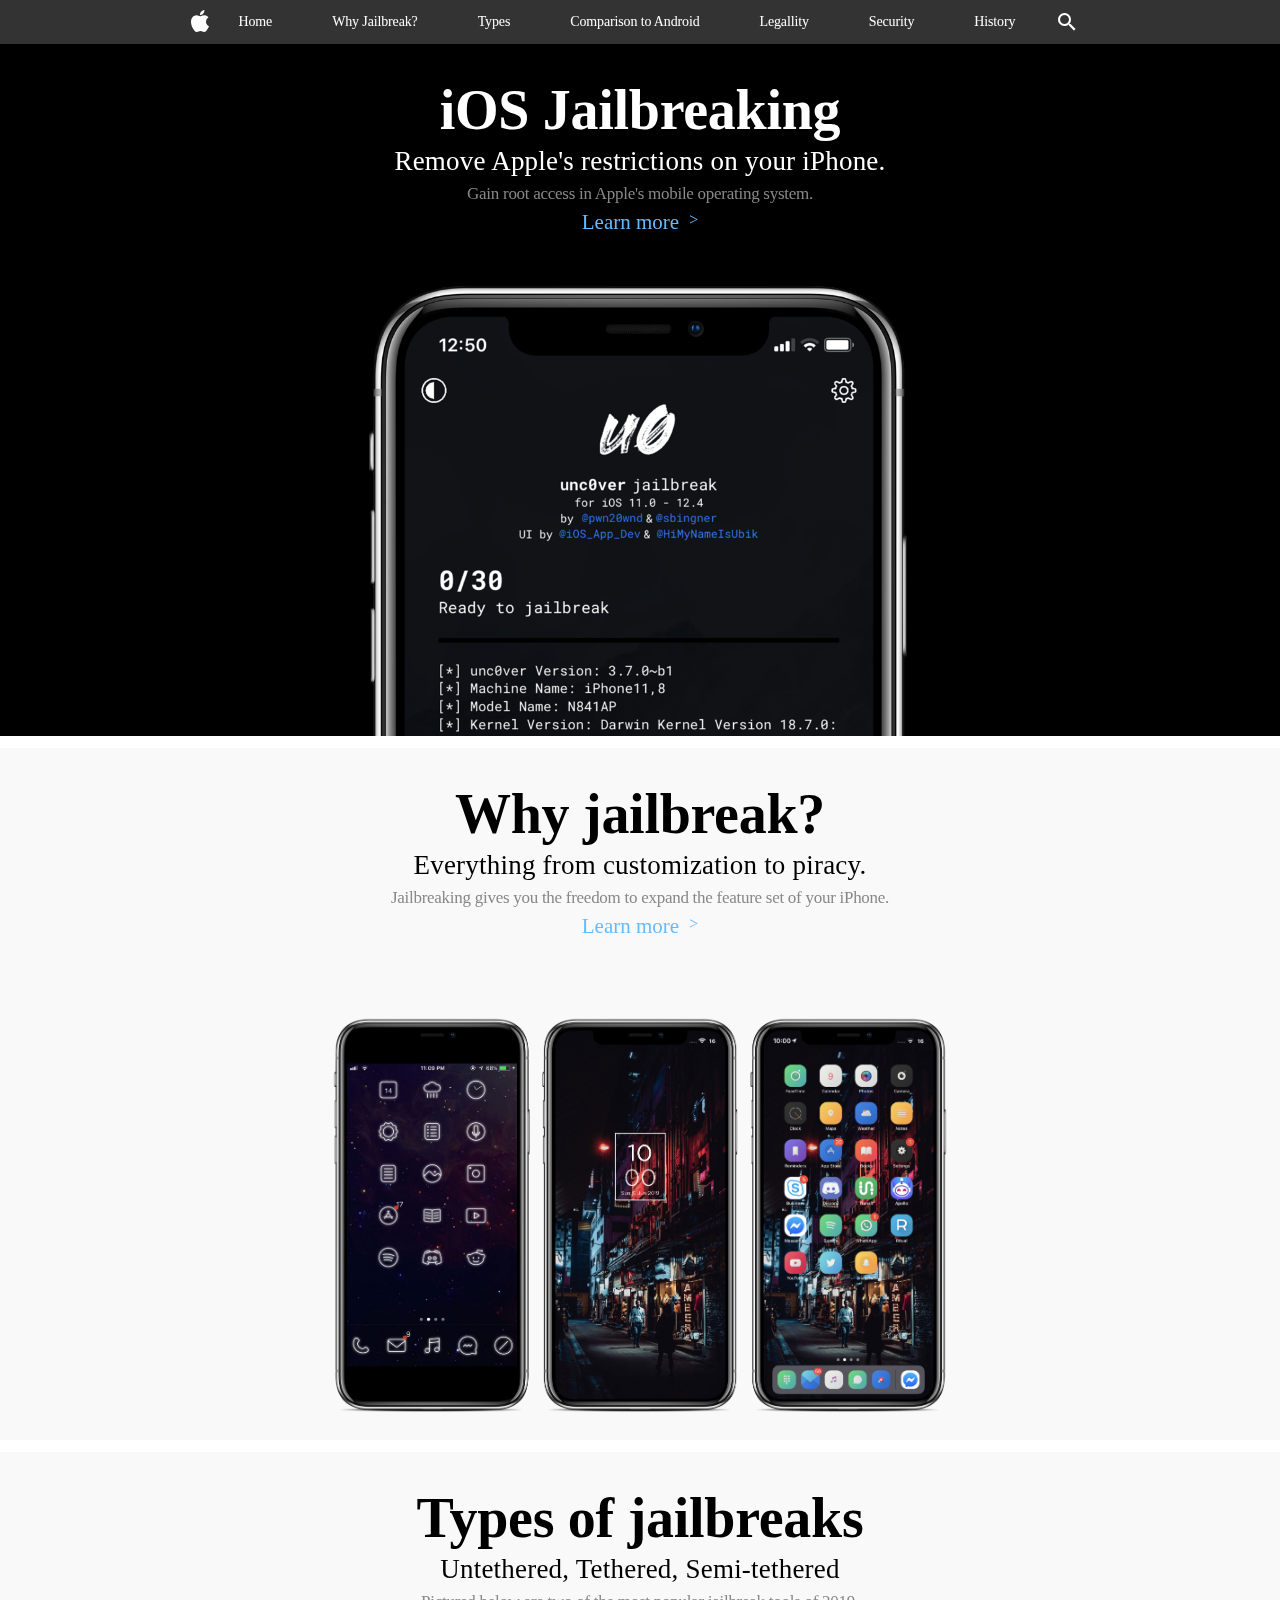
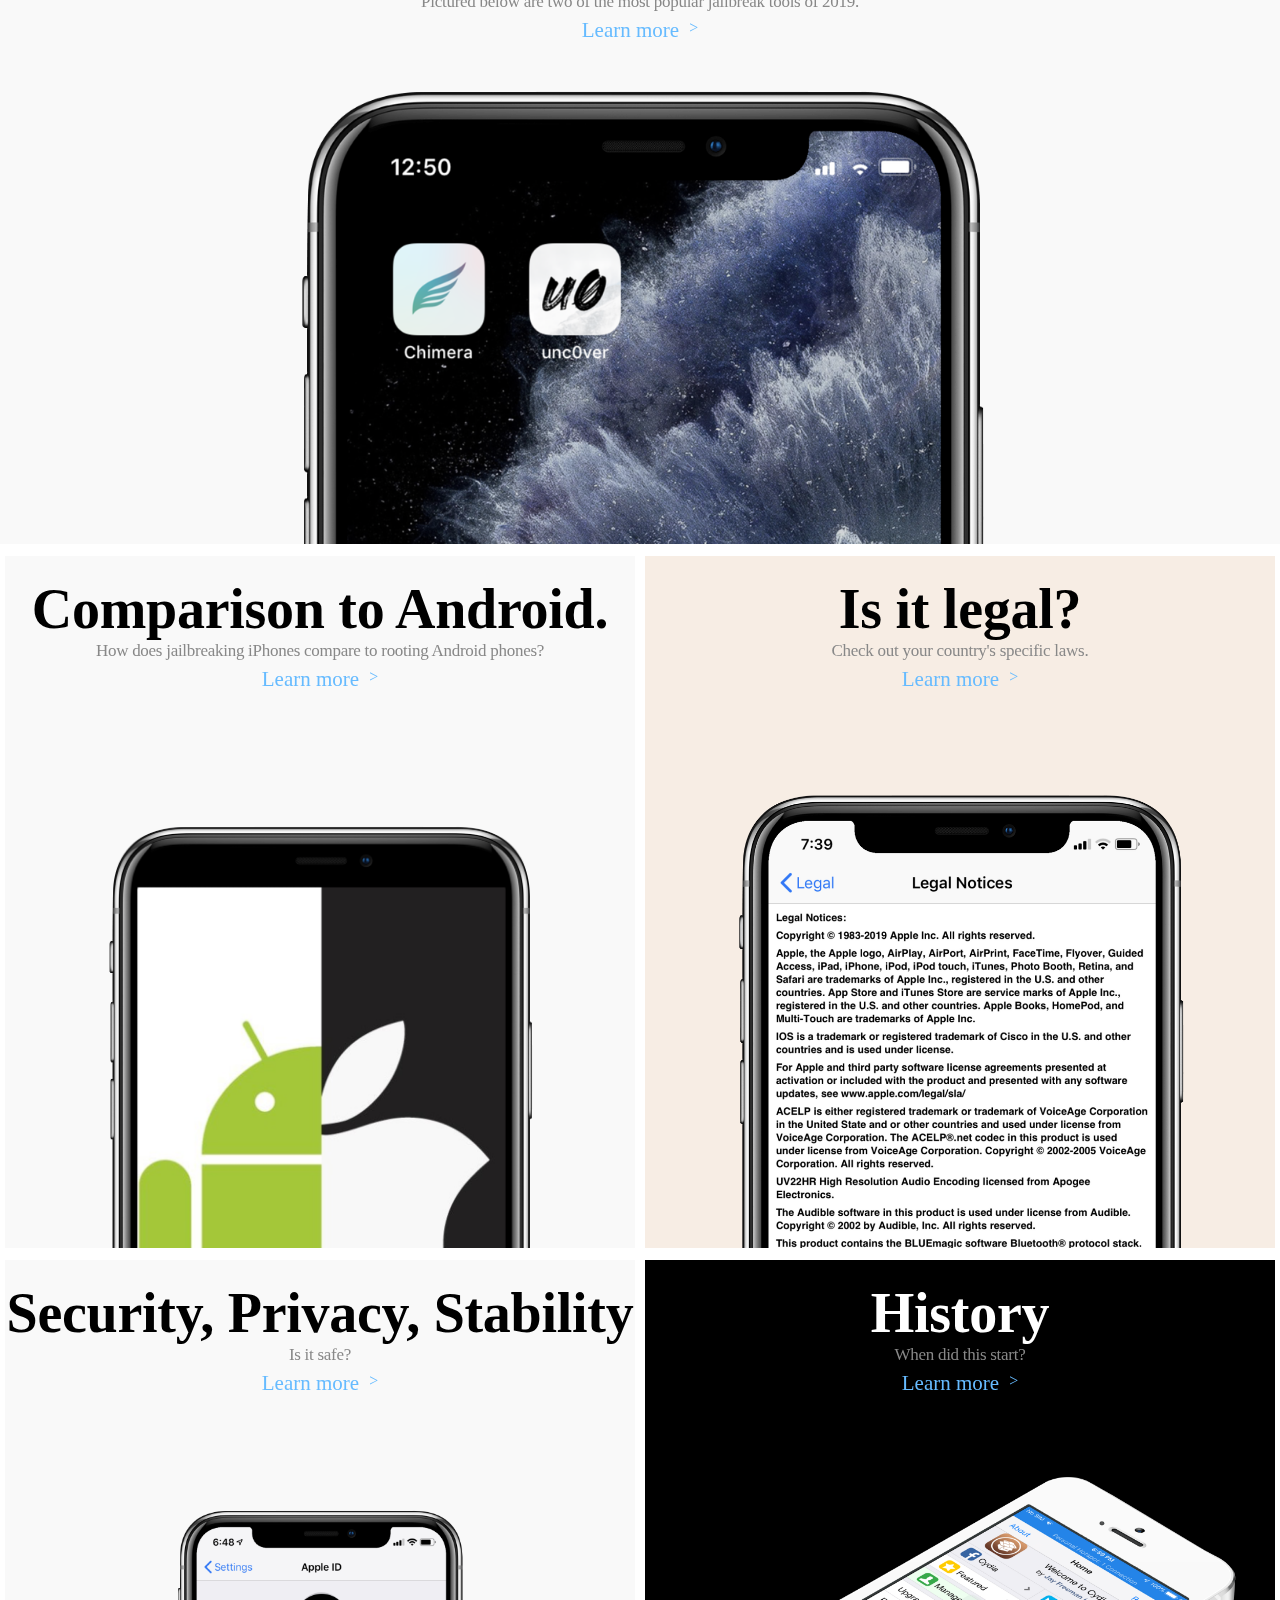
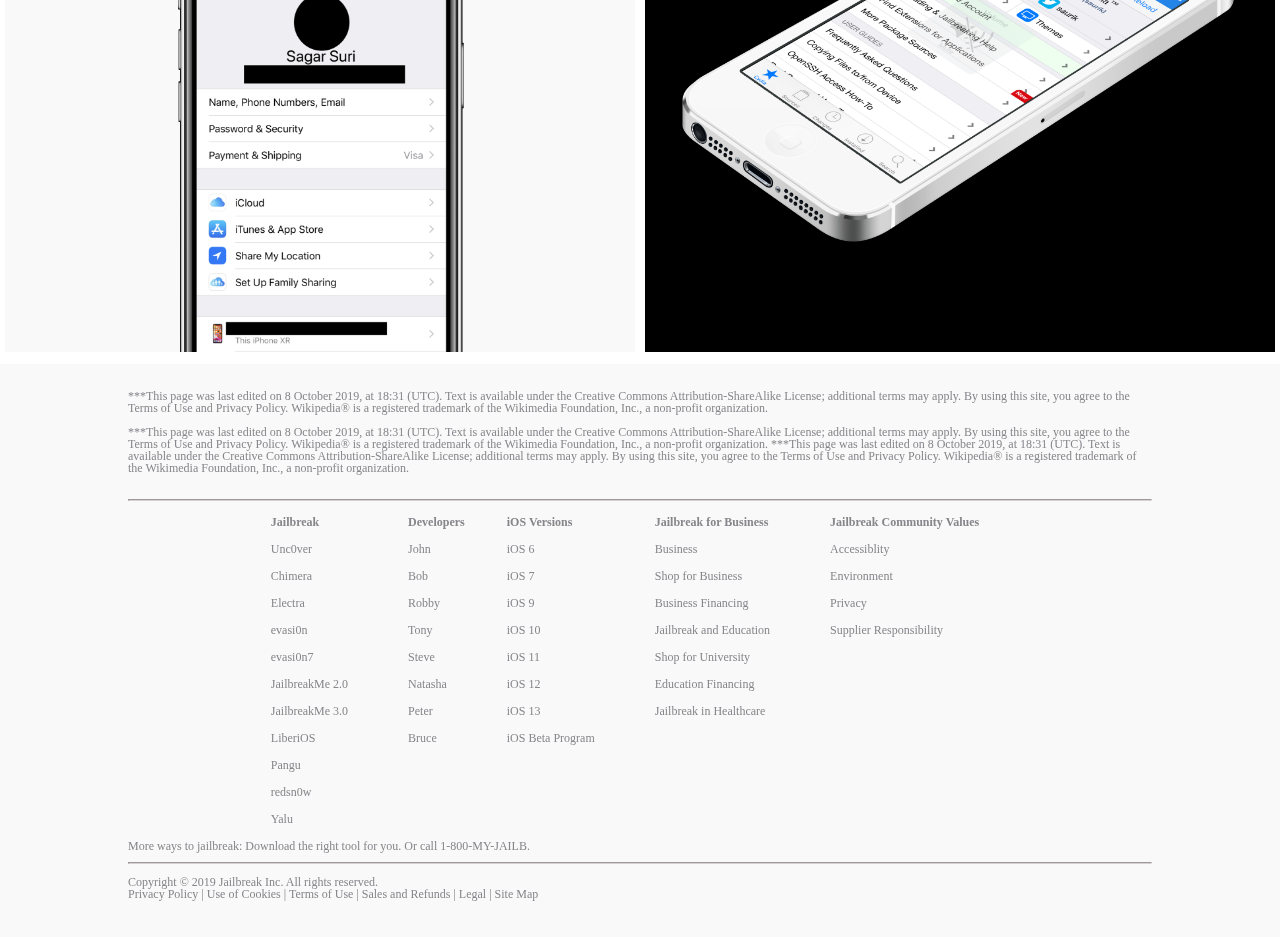
<file: jailbreak-website/index.html>
<!doctype html>
<html>
<head>
<meta charset="UTF-8">
<title>Apple (Canada)</title>
<link href="css/reset.css" rel="stylesheet" type="text/css">
<link href="css/style.css" rel="stylesheet" type="text/css">
<link href="css/sanfrancisco-font.css" rel="stylesheet" type="text/css">
<link rel="stylesheet" href="https://fonts.googleapis.com/icon?family=Material+Icons">

</head>

<body>
	<header>				
		<nav>	
			<ul>
				<li><img src="images/logo.svg" alt="Apple Logo" class="apple-logo" cite="https://commons.wikimedia.org/wiki/File:Apple_logo_black.svg"></li>
				
				<li><a href="index.html"> Home </a></li>
				<li><a href="index.html"> Why Jailbreak? </a></li>
				<li><a href="jailbreak_types.html"> Types </a></li>
				<li><a href="index.html"> Comparison to Android </a></li>
				<li><a href="index.html"> Legallity </a></li>
				<li><a href="index.html"> Security </a></li>
				<li><a href="index.html"> History </a></li>
				<li id="search-icon" class="material-icons search-icon">search</li>
				
			</ul>
			<span id="openMenuButton" onclick="openNav()">&#9776;</span>
			
			<div id="myNav" class="pop-out-nav">
						
				<a class="closebtn" onclick="closeNav()">&times;</a>
				<img src="images/logo.svg" alt="Apple Logo" class="apple-logo">
			
				<input class="search-bar" type="text" placeholder=" &#xe8b6; Search Jailbreak">
	
				<hr id="search-line">
				<div class="pop-out-nav-content">
					<a href="index.html"> Home </a>
					<a href="index.html"> Why Jailbreak? </a>
					<a href="jailbreak_types.html"> Types </a>
					<a href="index.html"> Comparison to Android </a>
					<a href="index.html"> Legallity </a>
					<a href="index.html"> Security </a>
					<a href="index.html"> History </a>	
				</div> 
			</div> 	
			<img src="images/logo.svg" alt="Apple Logo" class="apple-logo">				
		</nav>		
	</header>

	<main>
		
		<div id="block-1" class="block"  >
			<h1>iOS Jailbreaking</h1>
			<h2>Remove Apple's restrictions on your iPhone.</h2>
			<p>Gain root access in Apple's mobile operating system.</p>
			<ul>
				<li><a href="#block-2">Learn more</a></li><span>&gt;</span>
			</ul>
		</div>
		
		<div id="block-2" class="block white-block" >
			<h1>Why jailbreak?</h1>		
			<h2>Everything from customization to piracy.</h2>
			<p>Jailbreaking gives you the freedom to expand the feature set of your iPhone.</p>
			<ul>
				<li>Learn more</li><span>&gt;</span>
			</ul>
		</div>
		
		<div id="block-3" class="block white-block" >
			<h1>Types of jailbreaks</h1>		
			<h2>Untethered, Tethered, Semi-tethered</h2>
			<p>Pictured below are two of the most popular jailbreak tools of 2019.</p>
			<ul>
				<li><a href="jailbreak_types.html">Learn more</a></li><span>&gt;</span>
			</ul>
		</div>
		
		<div id="block-4" class="block half-block" >
			<h1>Comparison to Android.</h1>		
			<p>How does jailbreaking iPhones compare to rooting Android phones?</p>
			<ul>
				<li>Learn more</li><span>&gt;</span>
			</ul>
		</div>	
		
		<div id="block-5" class="block half-block" >
			<h1>Is it legal?</h1>	
			<p>Check out your country's specific laws.</p>
			<ul>
				<li>Learn more</li><span>&gt;</span>
			</ul>
		</div>
		
		<div id="block-6" class="block half-block" >
			<h1>Security, Privacy, Stability</h1>		
			
			<p>Is it safe?</p>
			<ul>
				<li>Learn more</li><span>&gt;</span>
			</ul>
		</div>
		
		<div id="block-7" class="block half-block-white-text" >
			<h1>History</h1>		
			<p>When did this start?</p>
			<ul>
				<li>Learn more</li><span>&gt;</span>
			</ul>
		</div>	


	</main>
		<footer>
	
			<div class="footer-block" >
				***This page was last edited on 8 October 2019, at 18:31 (UTC).
				Text is available under the Creative Commons Attribution-ShareAlike License; additional terms may apply.
				 By using this site, you agree to the Terms of Use and Privacy Policy. 
				 Wikipedia® is a registered trademark of the Wikimedia Foundation, Inc., a non-profit organization. 
				 <br> <br>
				 ***This page was last edited on 8 October 2019, at 18:31 (UTC).
				 Text is available under the Creative Commons Attribution-ShareAlike License; additional terms may apply.
				 By using this site, you agree to the Terms of Use and Privacy Policy. 
				 Wikipedia® is a registered trademark of the Wikimedia Foundation, Inc., a non-profit organization.
	
				 ***This page was last edited on 8 October 2019, at 18:31 (UTC).
				 Text is available under the Creative Commons Attribution-ShareAlike License; additional terms may apply.
				 By using this site, you agree to the Terms of Use and Privacy Policy. 
				 Wikipedia® is a registered trademark of the Wikimedia Foundation, Inc., a non-profit organization.
				
			</div>
			

			<div class="footer-block">
				<hr>
				<ul>
					<li><a href="#"> Jailbreak
						<ul>
							<li><a href="#">Unc0ver</a></li>
							<li><a href="#">Chimera</a></li>
							<li><a href="#">Electra</a></li>
							<li><a href="#">evasi0n</a></li>
							<li><a href="#">evasi0n7</a></li>
							<li><a href="#">JailbreakMe 2.0</a></li>
							<li><a href="#">JailbreakMe 3.0</a></li>
							<li><a href="#">LiberiOS</a></li>
							<li><a href="#">Pangu</a></li>
							<li><a href="#">redsn0w</a></li>
							<li><a href="#">Yalu</a></li>	
						</ul>
					</a></li>
					<li><a href="#">Developers
						<ul>
							<li><a href="#">John</a></li>
							<li><a href="#">Bob</a></li>
							<li><a href="#">Robby</a></li>
							<li><a href="#">Tony</a></li>
							<li><a href="#">Steve</a></li>
							<li><a href="#">Natasha</a></li>
							<li><a href="#">Peter</a></li>
							<li><a href="#">Bruce</a></li>
						</ul>
					</a></li>
					<li><a href="#">iOS Versions
						<ul>
							<li><a href="#">iOS 6</a></li>
							<li><a href="#">iOS 7</a></li>
							<li><a href="#">iOS 9</a></li>
							<li><a href="#">iOS 10</a></li>
							<li><a href="#">iOS 11</a></li>
							<li><a href="#">iOS 12</a></li>
							<li><a href="#">iOS 13</a></li>
							<li><a href="#">iOS Beta Program</a></li>
						</ul>
					</a></li>
					<li><a href="#">Jailbreak for Business
						<ul>
							<li><a href="#">Business</a></li>
							<li><a href="#">Shop for Business</a></li>
							<li><a href="#">Business Financing</a></li>
							<li><a href="#">Jailbreak and Education</a></li>
							<li><a href="#">Shop for University</a></li>
							<li><a href="#">Education Financing</a></li>
							<li><a href="#">Jailbreak in Healthcare</a></li>
						</ul>
					</a></li>
					<li><a href="#">Jailbreak Community Values
						<ul>
							<li><a href="#">Accessiblity</a></li>
							<li><a href="#">Environment</a></li>
							<li><a href="#">Privacy</a></li>
							<li><a href="#">Supplier Responsibility</a></li>
						</ul>
					</a></li>
				</ul>
				
				More ways to jailbreak: Download the right tool for you. Or call 1-800-MY-JAILB. 
				<hr>
				<br>Copyright &copy; 2019 Jailbreak Inc. All rights reserved.
				<br>Privacy Policy | Use of Cookies | Terms of Use | Sales and Refunds | Legal | Site Map<br><br><br>		
			</div>
	</footer>
	
</body>
</html>

<!-- functions to open and close pop-out-nav -->
<script>
		function openNav() {
		  document.getElementById("myNav").style.height = "100%";
		}
		
		function closeNav() {
		  document.getElementById("myNav").style.height = "0%";
		}
</script>
</file>
<file: jailbreak-website/css/style.css>
html {
	scroll-behavior: smooth;
  }
  
header{
	
	height: 44px;
	width: 100%;
	background-color: white;
}

/* Styling of apple logo in various locations */
img.apple-logo {
	height: 22px;
	
}
img.apple-logo-inblock {
	height: 40px;
}
nav ul li img.apple-logo{
	margin-top: 10px;
	float: left;	
}
nav img.apple-logo:hover{
	filter: brightness(50%);
}
nav div img.apple-logo{
	margin: 10px 50% 0% 50%;
}
nav > img.apple-logo{
	margin: 10px 46% 0% 46%;
}

/* main navigation styling for 960px width or above */
nav {
	white-space: nowrap;
	background-color: rgba(0,0,0,0.8);
	backdrop-filter: saturate(180%) blur(20px);
	width: 100%;
	position: fixed;
	z-index: 3;
}
nav ul {
	
	display: flex;
	width: auto;
	justify-content: center;	
}
nav ul li a {
	text-decoration: none;
	white-space: nowrap;
	color: #fff;
	font-family: "SF Text";
	font-weight: 195;
	padding: 0px 30px 0px 30px;
	font-size: 14px;
    line-height: 3.14286;
    letter-spacing: -.01em;
}

/* Removing ugly blue highlight */
nav ul::selection, nav ul li::selection, img#applelogo::selection {
	background: rgba(0,0,0,0);
	}

/* Grey hover over text effect */
nav ul li:hover {
	filter: brightness(50%);
	color: #666;
	transition: 0.2s;
	cursor: pointer;

}

/* Navigation for when the page is less than 960px  */
.pop-out-nav {
	overflow: hidden;
	font-family: "SF Text";
	font-weight: 200;
	/* height is 0% to hide the nav */
	height: 0%;
	width: 100%;
	position: fixed;
	background-color: rgba(0,0,0, 0.9);
	overflow-y: hidden;
	transition: 0.7s;
	/* z-index: 3; */
  }
.pop-out-nav-content {
	position: relative;
	top: 0%;
	width: 100%;
  }
.pop-out-nav-content a {
	  border-color: #333;
	  border-style: solid;
	  border-width: 0px 0px 0.018px 0px;
	  padding: 15px 0px 15px 0px;
	  margin-left: 8%;
  }
.pop-out-nav a {
	text-decoration: none;
	font-size: 15px;
	color: #fff;
	display: block;
	transition: 0.3s;
  }
  
.pop-out-nav a:hover {
	color: #666;
  }
.pop-out-nav .closebtn {
	position: absolute;
	top: 0px;
	font-weight: 100;
	font-size: 40px;
  }

#openMenuButton {
	color: #fff;
	size: 40px;
	margin: 18px 10px 10px 10px;

  }

.search-bar {
	font-family: "SF Text";
	background-color: #282828;
	color: #fff;
	font-size: 15px;
	display: block;
	border-color: #999;
	border-style: solid;
	border-width: 0px 0px 0px 0px;
	width: 85%;
	padding: 9px 5px 9px 5px;
	margin: 2% 0% 2% 7%; 
}

.search-bar::placeholder {
    color: #929292; 
} 


#search-line {
	  border-bottom: 0.018px solid #333; 
	  width: 100%;
}

hr {
	margin: 10px 0px 0px 0px;
	border-bottom: 0.008px solid rgb(216, 208, 208); 
}


/* Styling for page content below */
/*Video on inner page. Types.*/
#video-placeholder {
	position: relative;	
}
video {

	filter: brightness(70%);
	width: 100%;
	max-width: 1319px;
	height: 100%;
}

video:hover{
	filter: brightness(80%);
	transition: 0.25s;
}
#video-placeholder .video-caption {
    position: absolute;
    bottom: 8em;
    color: #fff;
	width: 100%;
}

/* The squares which hold content are blocks */
.block {
	font-family: "SF Text";
	color: white;
	background-repeat: no-repeat;
	background-position: bottom;
	height: 65vw;
	max-height: 692px;
	width: 100%;
	text-align: center;
	background-color: black;
	
}


/* Learn more > and Buy > are styled with these */
.block ul {	
	display: flex;
	justify-content: center;
}
.block ul span {
	margin: 0px 10px 0px 0px;
}
.block ul li {
	margin: 0px 10px 0px 10px;
}	
.block ul span, .block ul li, .block ul li a {
	text-decoration: none;
	color: #6bf;
}
.block ul li:hover {
	text-decoration: underline;
}
/* White blocks are the full-sized blocks with black text*/
.white-block {
	margin-top: 12px;
	color: black;
	background-color:#f9f9f9; 
}

/* half blocks refer to the smaller blocks at the bottom*/
.half-block {
	color: black;
	background-color:#f9f9f9; 
	float: left;
	width: 49.2%;
	margin: 12px 0.4% 0 0.4%;
	
}
/* white block but smaller*/
 .half-block-white-text {
	color:  #fff;
	background-color: #000; 
	float: left;
	width: 49.2%;
	margin: 12px 0.4% 0 0.4%;

}

/*Search icon*/
.material-icons { 
	color: white;
	padding: 10px;
}

h1{	
	padding-top: 38px;
	font-family: "SF Display";
    font-weight: 550;
	letter-spacing: -.005em;
}
h2{
	padding: 10px;
	font-family: "SF Text";
    font-weight: 400;
    letter-spacing: .008em;
}

.half-block h1, .half-block-white-text h1 {
	padding-top:25px;
	padding-bottom: 5px;
}
/* The paragraph under the 2 headings */
p {
	padding: 0px 20px 10px 20px;
	font-family: "SF Text";
	color: #888;
    font-weight: 400;
	letter-spacing: -.016em;
	display: block;
}

main {
	  margin: 0 auto;
  }


footer {
	font-size: 12px;
	font-family: "SF Text";
	display: inline-block;
	margin-top: 12px;
	background-color: #f9f9f9; 
	color: #86868b;
	font-weight: 200;

}

/* Content blocks inside the footer  */
.footer-block {
	width: 80%;
	margin: 2% 10% 1% 10%;
  }
/* Very specific styling for the list of lists for the menu in the footer below*/
.footer-block > ul{
	display: flex;
	justify-content: center;	
	margin-bottom: 15px;
	
}

.footer-block ul li {
	padding: 15px 30px 0px 0px;
	font-weight: 300;
} 

.footer-block ul li a {
	text-decoration: none; 
	color: #86868b;
  
} 

.footer-block > ul > li > a {	
	font-weight: bold;
} 

.footer-block ul li ul :hover{
	text-decoration: underline;
}


/* All of the block specific formatting is done here, mostly just image management.
The first 7 blocks are on the home page, index.html and the rest are on jailbreak_types.html.

*/


/*NOTE: All iphone mockups were made with MockUPhone using my own screenshots from my personal phones.
All art generated by MockUPhone is licensed under a Creative Commons Attribution 3.0 Unported License.
*/
#block-1{
	
	background-color: black;
	background-image: url("../images/image1.png");
	background-size: auto 65%, contain;
}

#block-2{

	background-image: url("../images/image2.png");
	background-size: auto 65%, contain;
}

#block-3{
	background-image: url("../images/image3.png");
	background-size: auto 80%, contain;
}
#block-4{
	/*	
	Created with:
	https://commons.wikimedia.org/wiki/File:Android_robot.svg
	https://commons.wikimedia.org/wiki/File:Apple_logo_black.svg
	*/
	background-image: url("../images/image4.png");
	background-size: auto 70%, contain;
}
#block-5{
	background-color: #f7ede4;
	background-image: url("../images/image5.png");
	background-size: auto 75%, contain;
}
#block-6{
	background-image: url("../images/image6.png");
	background-size: auto 70%, contain;

}
#block-7{
	background-image: url("../images/image7.png");
	background-size: auto 85%, contain;
}

#block-8{
	background: #f9f9f9;
	height:auto;
	width:auto; 
}
#block-8 p{
	color:white;
}

#block-9{
	height:10%;

}
#block-10{
	margin-bottom: 12px;
	background-image: url("../images/Untethered.png");
	background-size: auto 50%, contain;
/*	background-position: center center;*/
	
}
#block-11{
	margin-bottom: 12px;
	/*
	Retrieved from https://commons.wikimedia.org/wiki/File:USB_icon.svg
	*/
	background-image: url("../images/USB_icon.svg");
	background-size: auto 30%, contain;
/*	background-position: center center;*/
	
}
#block-12{
	
	background-image: url("../images/semi-tethered.png");
	background-size: auto 60%, contain;
	background-color:#fbd6c7;
	clear:both;
	
	
}

/* RESPONSIVE */

 /* Scrollbar for pop out navigation if height becomes too small. */
 @media screen and (max-height: 450px) {
	.pop-out-nav {overflow-y: auto;}
  }


/* After 960 width, do this.  */
@media screen and (min-width: 960px) {
	
	h1 { font-size: 56px;}
	h2 { font-size: 27px;}
	p{ font-size: 17px;}
	.block ul li { font-size: 21px;} 
	/* no need for secondary menu if the screen is big enough */
	#openMenuButton, nav > img.apple-logo{
		 display: none;
		}
	
  }

/* Under 960 width, responsive */
@media screen and (max-width: 960px) {
	nav { justify-content: left;}
	nav ul { display: none; }
	#openMenuButton { float:left; }				
	h1 { font-size: 6vw;}
	h2 { font-size: 2.5vw;}
	p{ font-size: 2vw;}
	.block ul li { font-size: 1.75vw;} 
  }
</file>
<file: jailbreak-website/css/sanfrancisco-font.css>
/** WARNING - USE AT OWN RISK */
/** IT IS AGAINST APPLE'S POLICY TO USE SF PRO FOR ANYTHING OTHER THAN iOS/tvOS/macOS/watchOS DESIGN & DEVELOPMENT */
/** https://sf.abarba.me/font.css */
/** https://sf.abarba.me/LICENSE.pdf */

/** 1. Copy/import this file into your main css/scss file */
/** 2. Change css font-family: to "SF Text", "SF Display" or "SF Mono" */
/** 3. Apply font-weight or italic to html elements */

/** THANK YOU */
/** I host these fonts on Cloudfront with SSL in all AWS regions for the best performance and reliability */
/** If you'd like to help offset costs, I'd very much appreciate a donation via Lisk https://lisk.io */
/** Address: 14987768355736502769L */
/** Delegate: andrew */

/*---------------------------------------------------------------------------*
 * SF UI Display
 *---------------------------------------------------------------------------*/

/** Black */
@font-face {
  font-family: "SF Display";
  font-weight: 900;
  src: url("https://sf.abarba.me/SF-UI-Display-Black.otf");
}

/** Bold */
@font-face {
  font-family: "SF Display";
  font-weight: 700;
  src: url("https://sf.abarba.me/SF-UI-Display-Bold.otf");
}

/** Heavy */
@font-face {
  font-family: "SF Display";
  font-weight: 800;
  src: url("https://sf.abarba.me/SF-UI-Display-Heavy.otf");
}

/** Light */
@font-face {
  font-family: "SF Display";
  font-weight: 200;
  src: url("https://sf.abarba.me/SF-UI-Display-Light.otf");
}

/** Medium */
@font-face {
  font-family: "SF Display";
  font-weight: 500;
  src: url("https://sf.abarba.me/SF-UI-Display-Medium.otf");
}

/** Regular */
@font-face {
  font-family: "SF Display";
  font-weight: 400;
  src: url("https://sf.abarba.me/SF-UI-Display-Regular.otf");
}

/** Semibold */
@font-face {
  font-family: "SF Display";
  font-weight: 600;
  src: url("https://sf.abarba.me/SF-UI-Display-Semibold.otf");
}

/** Thin */
@font-face {
  font-family: "SF Display";
  font-weight: 300;
  src: url("https://sf.abarba.me/SF-UI-Display-Thin.otf");
}

/** Ultralight */
@font-face {
  font-family: "SF Display";
  font-weight: 100;
  src: url("https://sf.abarba.me/SF-UI-Display-Ultralight.otf");
}

/*---------------------------------------------------------------------------*
 * SF UI Text
 *---------------------------------------------------------------------------*/

/** Bold */
@font-face {
  font-family: "SF Text";
  font-weight: 700;
  src: url("https://sf.abarba.me/SF-UI-Text-Bold.otf");
}

/** Bold Italic */
@font-face {
  font-family: "SF Text";
  font-weight: 700;
  font-style: italic;
  src: url("https://sf.abarba.me/SF-UI-Text-BoldItalic.otf");
}

/** Heavy */
@font-face {
  font-family: "SF Text";
  font-weight: 800;
  src: url("https://sf.abarba.me/SF-UI-Text-Heavy.otf");
}

/** Heavy Italic */
@font-face {
  font-family: "SF Text";
  font-weight: 800;
  font-style: italic;
  src: url("https://sf.abarba.me/SF-UI-Text-HeavyItalic.otf");
}

/** Light */
@font-face {
  font-family: "SF Text";
  font-weight: 200;
  src: url("https://sf.abarba.me/SF-UI-Text-Light.otf");
}

/** Light Italic */
@font-face {
  font-family: "SF Text";
  font-weight: 200;
  font-style: italic;
  src: url("https://sf.abarba.me/SF-UI-Text-HeavyItalic.otf");
}

/** Medium */
@font-face {
  font-family: "SF Text";
  font-weight: 500;
  src: url("https://sf.abarba.me/SF-UI-Text-Medium.otf");
}

/** Medium Italic */
@font-face {
  font-family: "SF Text";
  font-weight: 500;
  font-style: italic;
  src: url("https://sf.abarba.me/SF-UI-Text-MediumItalic.otf");
}

/** Regular */
@font-face {
  font-family: "SF Text";
  font-weight: 400;
  src: url("https://sf.abarba.me/SF-UI-Text-Regular.otf");
}

/** Regular Italic */
@font-face {
  font-family: "SF Text";
  font-weight: 400;
  font-style: italic;
  src: url("https://sf.abarba.me/SF-UI-Text-RegularItalic.otf");
}

/** Semibold */
@font-face {
  font-family: "SF Text";
  font-weight: 600;
  src: url("https://sf.abarba.me/SF-UI-Text-Semibold.otf");
}

/** Semibold Italic */
@font-face {
  font-family: "SF Text";
  font-weight: 600;
  font-style: italic;
  src: url("https://sf.abarba.me/SF-UI-Text-SemiboldItalic.otf");
}

/** Ultrathin */
@font-face {
  font-family: "SF Text";
  font-weight: 100;
  src: url("https://sf.abarba.me/SF-UI-Text-Ultrathin.otf");
}

/** Ultrathin Italic */
@font-face {
  font-family: "SF Text";
  font-weight: 100;
  font-style: italic;
  src: url("https://sf.abarba.me/SF-UI-Text-UltrathinItalic.otf");
}

/*---------------------------------------------------------------------------*
 * SF Mono
 *---------------------------------------------------------------------------*/

/** Bold */
@font-face {
  font-family: "SF Mono";
  font-weight: 700;
  src: url("https://sf.abarba.me/SFMono-Bold.otf");
}

/** Bold Italic */
@font-face {
  font-family: "SF Mono";
  font-weight: 700;
  font-style: italic;
  src: url("https://sf.abarba.me/SFMono-BoldItalic.otf");
}

/** Heavy */
@font-face {
  font-family: "SF Mono";
  font-weight: 800;
  src: url("https://sf.abarba.me/SFMono-Heavy.otf");
}

/** Heavy Italic */
@font-face {
  font-family: "SF Mono";
  font-weight: 800;
  font-style: italic;
  src: url("https://sf.abarba.me/SFMono-HeavyItalic.otf");
}

/** Light */
@font-face {
  font-family: "SF Mono";
  font-weight: 200;
  src: url("https://sf.abarba.me/SFMono-Light.otf");
}

/** Light Italic */
@font-face {
  font-family: "SF Mono";
  font-weight: 200;
  font-style: italic;
  src: url("https://sf.abarba.me/SFMono-HeavyItalic.otf");
}

/** Medium */
@font-face {
  font-family: "SF Mono";
  font-weight: 500;
  src: url("https://sf.abarba.me/SFMono-Medium.otf");
}

/** Medium Italic */
@font-face {
  font-family: "SF Mono";
  font-weight: 500;
  font-style: italic;
  src: url("https://sf.abarba.me/SFMono-MediumItalic.otf");
}

/** Regular */
@font-face {
  font-family: "SF Mono";
  font-weight: 400;
  src: url("https://sf.abarba.me/SFMono-Regular.otf");
}

/** Regular Italic */
@font-face {
  font-family: "SF Mono";
  font-weight: 400;
  font-style: italic;
  src: url("https://sf.abarba.me/SFMono-RegularItalic.otf");
}

/** Semibold */
@font-face {
  font-family: "SF Mono";
  font-weight: 600;
  src: url("https://sf.abarba.me/SFMono-Semibold.otf");
}

/** Semibold Italic */
@font-face {
  font-family: "SF Mono";
  font-weight: 600;
  font-style: italic;
  src: url("https://sf.abarba.me/SFMono-SemiboldItalic.otf");
}
</file>
